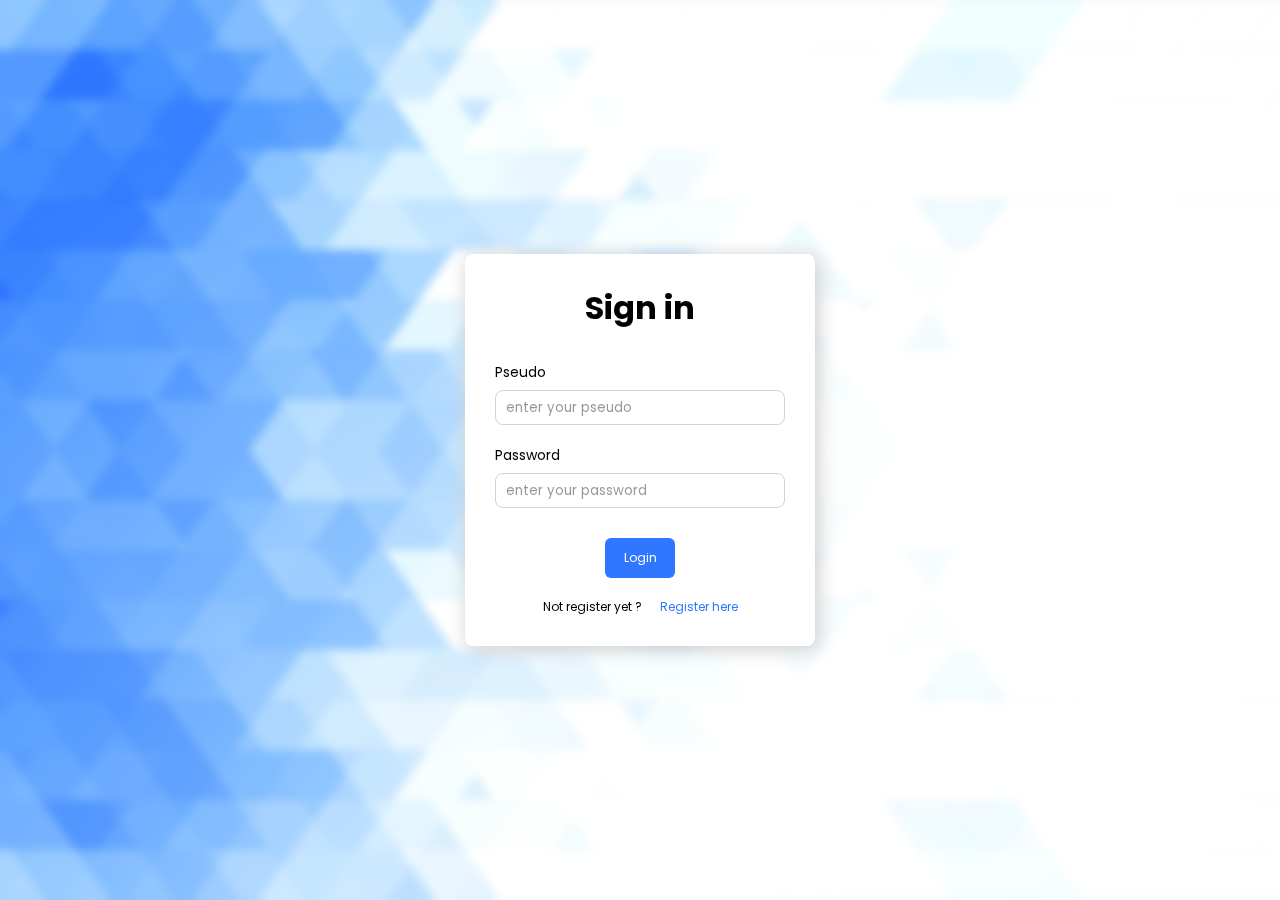
<file: index.html>
<!DOCTYPE html>
<html lang="en">
<head>
    <meta charset="UTF-8">
    <meta http-equiv="X-UA-Compatible" content="IE=edge">
    <meta name="viewport" content="width=device-width, initial-scale=1.0">
    <link rel="preconnect" href="https://fonts.googleapis.com">
    <link rel="preconnect" href="https://fonts.gstatic.com" crossorigin>
    <link href="https://fonts.googleapis.com/css2?family=Poppins:wght@100;200;300;400;500;600;700&display=swap" rel="stylesheet">
    <link rel="stylesheet" href="./css/login.css">
    <title>Login | Todo-App</title>
</head>
<body>
    <div class="container">
        <form class="form-container">
            <h1>Sign in</h1>
            <div class="input-group">
                <div class="input">
                    <label for="pseudo">Pseudo</label>
                    <input type="pseudo" name="pseudo" id="pseudo" placeholder="enter your pseudo">
                </div>
                <div class="input">
                    <label for="pwd">Password</label>
                    <input type="password" name="pwd" id="pwd" placeholder="enter your password">
                </div>
            </div>
            <input type="submit" value="Login">
            <div class="link">
                <p>Not register yet ? <a href="./signup.html">Register here</a></p>
            </div>
        </form>
    </div>
</body>
</html>
</file>
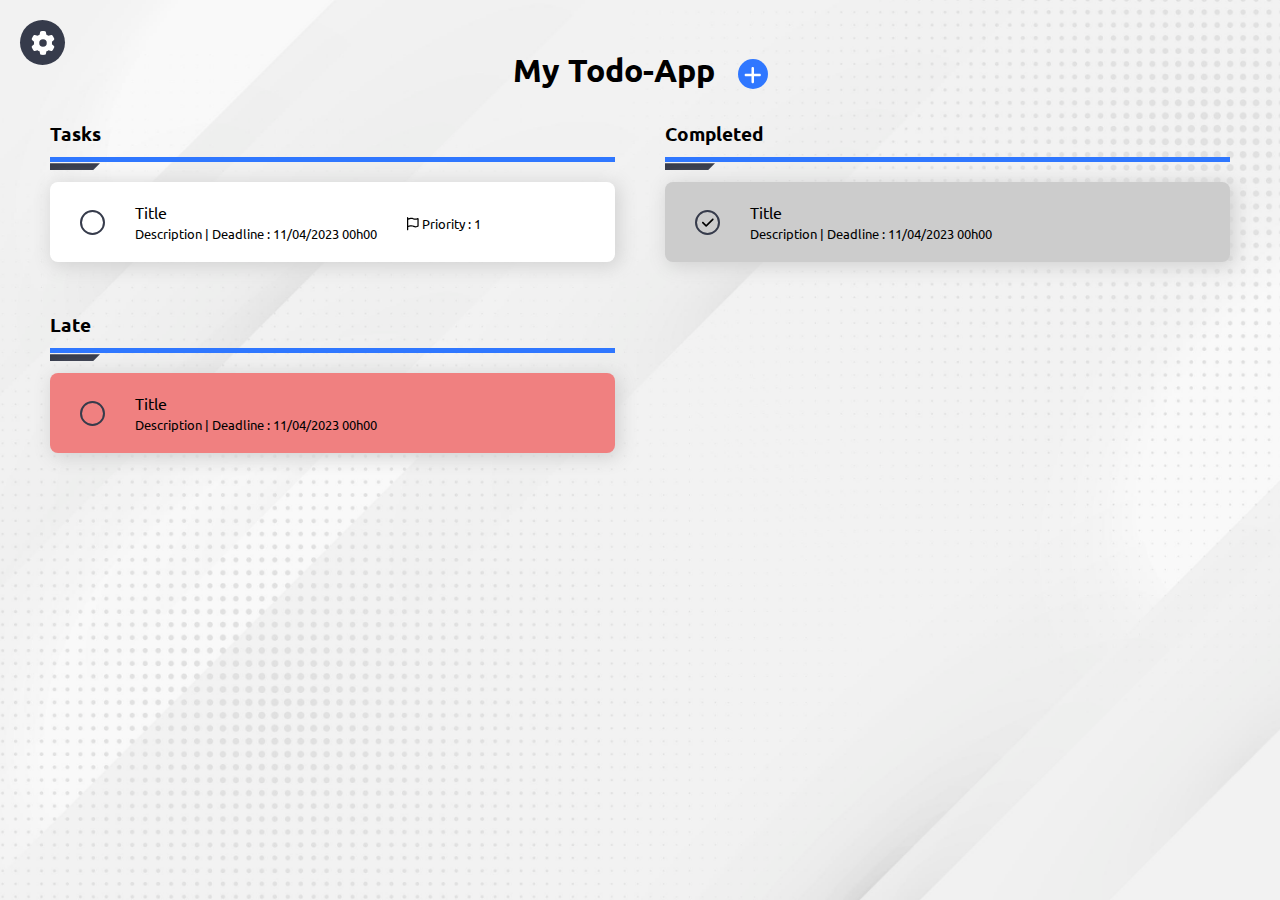
<file: home.html>
<!DOCTYPE html>
<html lang="en">
<head>
    <meta charset="UTF-8">
    <meta http-equiv="X-UA-Compatible" content="IE=edge">
    <meta name="viewport" content="width=device-width, initial-scale=1.0">
    <link rel="preconnect" href="https://fonts.googleapis.com">
    <link rel="preconnect" href="https://fonts.gstatic.com" crossorigin>
    <link href="https://fonts.googleapis.com/css2?family=Ubuntu:wght@300;400;500;700&display=swap" rel="stylesheet">    
    <link rel="stylesheet" href="./css/home.css">
    <title>Home | Todo-App</title>
</head>
<body>
    <div class="container">
        <aside class="sidebar hide">
            <div class="content">
                <button class="close"><i class="fa fa-close"></i></button>
                <h1>Yondalne</h1>
                <section class="custom">
                    <h3>Customize</h3>
                    <form action="">
                        <div class="input-file">
                            <p>Background Image</p>
                            <label for="bg">
                                <div>
                                    <span>
                                        <i class="fa fa-cloud-arrow-up"></i>
                                    </span>
                                    <small>Upload Image</small>
                                </div>
                                <img src="./assets/default-bg-home.jpg" alt="">
                            </label>
                            <input type="file" id="bg">
                        </div>
                        <div class="input-blur">
                            <label for="blur">Background Blur</label>
                            <input type="range" id="blur" value="0" max="5">
                        </div>
                        <div class="actions">
                            <button type="submit"> <i class="fa fa-check"></i> Save </button>
                            <button type="reset"> <i class="fa fa-rotate-left"></i> Reset </button>
                        </div>
                    </form>
                </section>
                
                <button class="logout"><i class="fa fa-power-off" color="red"></i> Log out</button>
                
                <section class="footer">
                    <p>Developped by <a href="#">Yondalne</a></p>
                    <div class="contact">
                        <a href=""> <i class="fa-brands fa-github"></i> </a>
                        <a href=""> <i class="fa-brands fa-linkedin"></i> </a>
                        <a href=""> <i class="fa-brands fa-google"></i> </a>
                        <a href=""> <i class="fa fa-globe"></i></a>
                        <a href=""> <i class="fa-brands fa-instagram"></i></a>
                    </div>
                </section>
            </div>
        </aside>

        <main class="main">
            <button class="toggle-sidebar"> <i class="fa fa-gear"></i></button>
            <h1>My Todo-App <button class="addTask"> <i class="fa fa-plus"></i></button></h1>
            <div class="grid">
                <div class="task-container">
                    <h3>Tasks</h3>
                    <div class="divider"></div>
                    <div class="task">
                        <button class="done"></button>
                        <div class="text">
                            <p>Title</p>
                            <p><small>Description | Deadline : 11/04/2023 00h00</small></p>
                        </div>
                        <p><small> <i class="fa-regular fa-flag"> </i> Priority : 1</small></p>
                        <div class="actions">
                            <button class="edit"> <i class="fa fa-pen"></i> </button>
                            <button class="delete"> <i class="fa fa-trash"></i> </button>
                        </div>
                    </div>
                </div>

                <div class="task-container completed">
                    <h3>Completed</h3>
                    <div class="divider"></div>
                    <div class="task">
                        <button class="done"><i class="fa fa-check"></i> </button>
                        <div class="text">
                            <p>Title</p>
                            <p><small>Description | Deadline : 11/04/2023 00h00</small></p>
                        </div>
                        <div class="actions">
                            <button class="edit"> <i class="fa fa-pen"></i> </button>
                            <button class="delete"> <i class="fa fa-trash"></i> </button>
                        </div>
                    </div>
                </div>
                
                <div class="task-container late">
                    <h3>Late</h3>
                    <div class="divider"></div>
                    <div class="task">
                        <button class="done"></button>
                        <div class="text">
                            <p>Title</p>
                            <p><small>Description | Deadline : 11/04/2023 00h00</small></p>
                        </div>
                        <div class="actions">
                            <button class="edit"> <i class="fa fa-pen"></i> </button>
                            <button class="delete"> <i class="fa fa-trash"></i> </button>
                        </div>
                    </div>
                </div>
            </div>
        </main>
        
        <div class="modal-container">
            <div class="modal">
                <h3>Add a Task</h3>
                <form action="">
                    <div class="input">
                        <label for="title">Title</label>
                        <input type="text" id="title" name="title" placeholder="Enter a title">
                    </div>
                    <div class="input">
                        <label for="desc">Description</label>
                        <textarea id="desc" name="desc" placeholder="Describe the task"></textarea>
                    </div>
                    <div class="input">
                        <label for="deadline">Deadline</label>
                        <input type="date" id="deadline" name="deadline">
                    </div>
                    <div class="input">
                        <label for="priority">Priority</label>
                        <select name="priority" id="priority" class="selectpicker">
                            <option value="1"> Level 1 - Most Important </option>
                            <option value="2"> Level 2 - Important </option>
                            <option value="3"> Level 3 - Less Important </option>
                        </select>
                    </div>

                    <div class="actions">
                        <button type="submit"><i class="fa fa-check"></i> Save</button>
                        <button type="reset"><i class="fa fa-rotate-left"></i> Cancel</button>
                    </div>
                </form>
            </div>
        </div>
    </div>
    
    <script src="./js/fontawesome-all.min.js"></script>
    <script src="./js/home.js"></script>
</body>
</html>
</file>
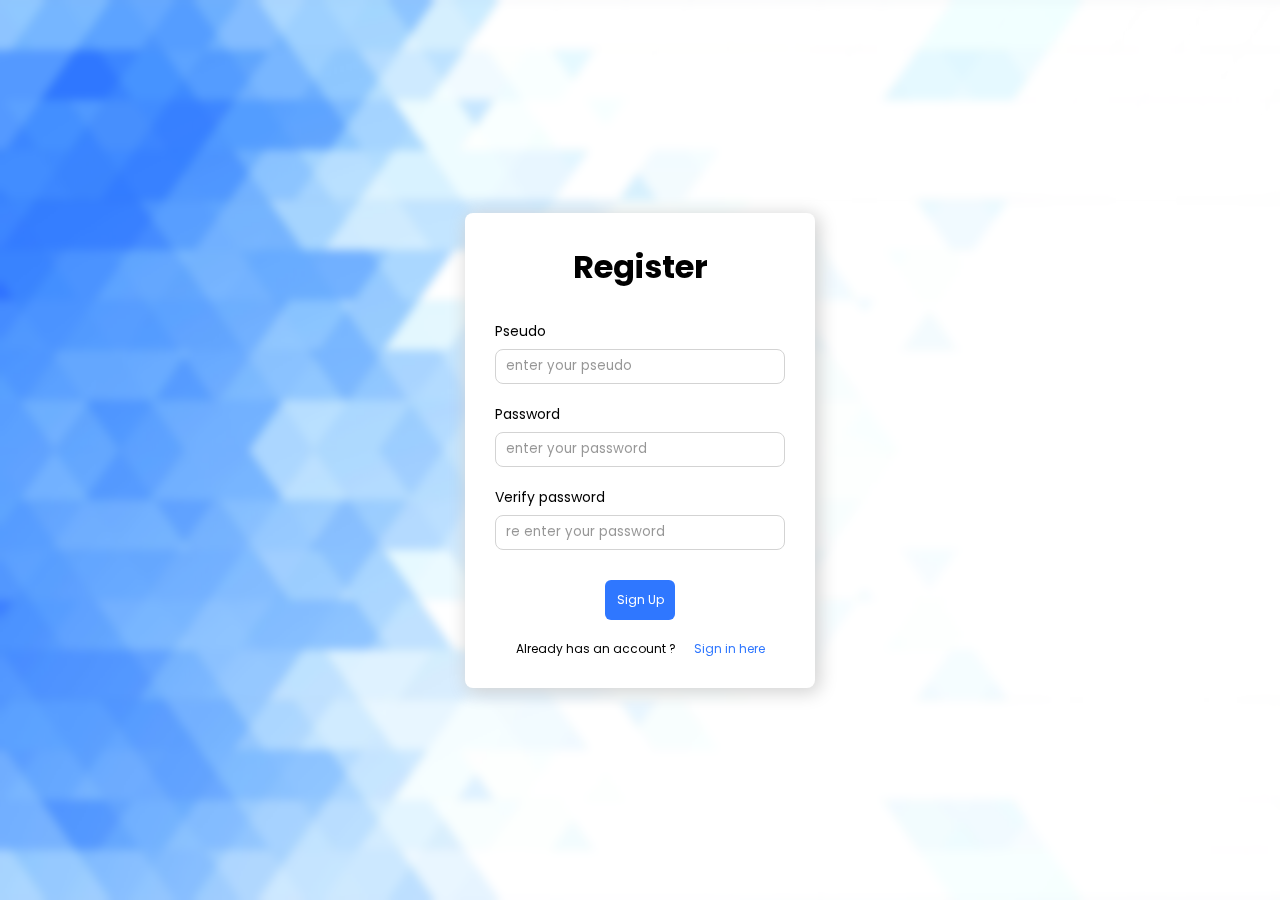
<file: signup.html>
<!DOCTYPE html>
<html lang="en">
<head>
    <meta charset="UTF-8">
    <meta http-equiv="X-UA-Compatible" content="IE=edge">
    <meta name="viewport" content="width=device-width, initial-scale=1.0">
    <link rel="preconnect" href="https://fonts.googleapis.com">
    <link rel="preconnect" href="https://fonts.gstatic.com" crossorigin>
    <link href="https://fonts.googleapis.com/css2?family=Poppins:wght@100;200;300;400;500;600;700&display=swap" rel="stylesheet">
    <link rel="stylesheet" href="./css/login.css">
    <title>Signup | Todo-App</title>
</head>
<body>
    <div class="container">
        <form class="form-container">
            <h1>Register</h1>
            <div class="input-group">
                <div class="input">
                    <label for="pseudo">Pseudo</label>
                    <input type="pseudo" name="pseudo" id="pseudo" placeholder="enter your pseudo">
                </div>
                <div class="input">
                    <label for="pwd">Password</label>
                    <input type="password" name="password" id="pwd" placeholder="enter your password">
                </div>
                <div class="input">
                    <label for="pwd-v">Verify password</label>
                    <input type="password" name="password-verify" id="pwd-v" placeholder="re enter your password">
                </div>
            </div>
            <input type="submit" value="Sign Up">
            <div class="link">
                <p>Already has an account ? <a href="./index.html">Sign in here</a></p>
            </div>
        </form>
    </div>
</body>
</html>
</file>
<file: css/login.css>
* {
    box-sizing: border-box;
    padding: 0;
    margin: 0;
    font-family: "Poppins";
}

a {
    text-decoration: none;
    color : #2F77FF;
}

body {
    background-image: url("../assets/bg-login.jpg");
    background-size: cover;
    background-position: center;
}
.container {
    display: flex;
    width: 100vw;
    height: 100vh;
    align-items: center;
    justify-content: center;
    backdrop-filter: blur(5px);
}

.container .form-container {
    width: 350px;
    height: fit-content;
    padding: 30px;
    border-radius: 8px;
    background-color: #fff;
    box-shadow: 3px 3px 18px 2px lightgray;
}

.container .form-container h1 { 
    text-align: center;
    margin-bottom: 30px;
}

.container .form-container .input-group {
    display: flex;
    flex-direction: column;
    margin-bottom: 10px;
}

.container .form-container .input-group .input {
    margin-bottom: 20px;
}

.container .form-container .input-group .input label, .container .form-container .input-group .input input { 
    display: block;
}

.container .form-container .input-group label {
    font-size: 14px;
    margin-bottom: 7px;
}

.container .form-container .input-group .input input {
    height: 35px;
    padding-left: 10px;
    border: none;
    border: solid 1.5px lightgray;
    border-radius: 8px;
    width: 100%;
    outline: none;
}

.container .form-container .input-group .input input:focus {
    border-color: #8DC5FF;
    border-width: 2px;
    outline: #8DC5FF;
}

.container .form-container .input-group .input input::placeholder {
    color: #0f0f0f70;
}

.container .form-container input[type="submit"] { 
    display: block;
    width: 70px;
    height: 40px;
    margin: auto;
    margin-bottom: 20px;
    outline: none;
    background: none;
    background-color: #2F77FF;
    color: white;
    transition: all .2s;
    text-align: center;
    cursor: pointer;
    border: none;
    border-radius: 6px;
    font-size: 12px;
}

.container .form-container input[type="submit"]:hover {
    background-color: #8DC5FF;
}

.container .form-container .link {
    text-align: center;
    font-size: 12px;
}

.container .form-container .link a {
    margin-left: 15px;
}

.container .form-container .link a:hover {
    cursor: pointer;
    text-decoration: underline;
}
</file>
<file: css/home.css>
* {
    box-sizing: border-box;
    margin: 0;
    padding: 0;
    font-family: "Ubuntu";
}

a {
    text-decoration: none;
    color : white;
    cursor: pointer;
}

body {
    background-image: url("../assets/default-bg-home.jpg");
    background-size: cover;
    background-position: center;
    background-attachment: fixed;
}

.container {
    display: flex;
    width: 100vw;
    height: 100vh;
    align-items: center;
}


/* Sidebar */
.container .sidebar {
    display: none;
    float: left;
    height: 100%;
    width: 250px;
    color: white;
    backdrop-filter: blur(2px);
    background-color: rgba(46, 48, 52, 0.9);
    transition: all .3s;
    overflow: hidden;
    padding: 30px;
    opacity: 0;
    visibility: hidden;
}

.container .sidebar .content {
    position: relative;
    width: 100%;
    height: 100%;
    padding-top: 40px;
    font-size: 14px;
}

.container .sidebar .content .close {
    position: absolute;
    top: -10px;
    right: -10px;
    background: none;
    border: none;
    height: 25px;
    width: 25px;
    font-size: 1rem;
    color: #363b4b;
    background-color: #fff;
    border-radius: 50%;
    transition: all 0.2s;
    cursor: pointer;
}

.container .sidebar .content h1 {
    text-align: center;
    font-size: 20px;
    margin-bottom: 30px;
}

.container .sidebar .content .custom {
    width: fit-content;
    margin: auto;
}

.container .sidebar .content .custom .input-file {
    margin: 15px 0;
    display: flex;
    flex-direction: column;
    gap: 10px;
}

.container .sidebar .content .custom .input-file label {
    width: 100%;
    max-width: 250px;
    min-height: 180px;
    height: auto;
    cursor: pointer;
    background-image: url("data:image/svg+xml,%3csvg width='100%25' height='100%25' xmlns='http://www.w3.org/2000/svg'%3e%3crect width='100%25' height='100%25' fill='none' rx='15' ry='15' stroke='white' stroke-width='4' stroke-dasharray='6%2c 14' stroke-dashoffset='0' stroke-linecap='square'/%3e%3c/svg%3e");
    border-radius: 15px;
    position: relative;
    overflow: hidden;
    display: flex;
    align-items: center;
    padding: 10px;
}

.container .sidebar .content .custom .input-file label div {
    position: absolute;
    top: 50%;
    left: 50%;
    z-index: 5;
    transform: translate(-50%, -50%);
    text-align: center;
    width: 97%;
    height: 97%;
    display: flex;
    flex-direction: column;
    justify-content: center;
    align-items: center;
    border-radius: 15px;
    background: none;
    outline: none;
    background-color: #363b4b57;
    visibility: hidden;
    opacity: 0;
    transition: all 0.2s;
}

.container .sidebar .content .custom .input-file label img {
    height: 100%;
    width: 100%;
    margin: auto;
}

.container .sidebar .content .custom .input-file label:hover div {
    visibility: visible;
    opacity: 1;
}

.container .sidebar .content .custom .input-file label span:nth-child(1) {
    font-size: 25px;
    text-align: center;
}

.container .sidebar .content .custom .input-file input {
    display: none;
}

.container .sidebar .content .custom .input-blur {
    display: flex;
    flex-direction: column;
    gap: 10px;
    margin: 40px auto;
}

.container .sidebar .content .custom .actions {
    display: flex;
    justify-content: center;
    gap: 10px;
    margin: 40px auto;
}

.container .sidebar .content .custom .actions button {
    background: none;
    border: none;
    padding: 8px 10px;
    font-size: 16px;
    color: white;
    border-radius: 8px;
    cursor: pointer;
    transition: all .2s;
}

.container .sidebar .content .custom .actions button[type="submit"] {
    background-color: rgb(95, 223, 95);
}

.container .sidebar .content .custom .actions button[type="submit"]:hover {
    background-color: green;
}

.container .sidebar .content .custom .actions button[type="reset"] {
    background-color: #2F77FF;
}

.container .sidebar .content .custom .actions button[type="reset"]:hover {
    background-color: #2359be;
}

.container .sidebar .content .logout {
    display: block;
    background: none;
    border: none;
    font-size: 1rem;
    color: #363b4b;
    background-color: #fff;
    border-radius: 50px;
    transition: all 0.2s;
    padding: 10px 20px;
    cursor: pointer;
    margin: auto;
    margin-top: 70px;
}

.container .sidebar .content .logout:hover {
    background-color: #cccccc;
}

.container .sidebar .footer {
    position: absolute;
    left: 0;
    bottom: 0;
    width: 100%;
    font-size: 12px;
    text-align: center;
}

.container .sidebar .footer .contact {
    display: flex;
    width: fit-content;
    gap: 15px;
    margin: auto;
    font-size: 20px;
    margin-top: 15px;
}
/* End sidebar */


/* Main content */
.container .main {
    position: relative;
    flex-grow: 1;
    height: 100%;
    padding: 20px 50px;
}

.container .main .toggle-sidebar {
    background: none;
    border: none;
    height: 45px;
    width: 45px;
    font-size: 1.5rem;
    color: #fff;
    background-color: #363b4b;
    border-radius: 50%;
    position: absolute;
    top: 20px;
    left: 20px;
    transition: all 0.2s;
    cursor: pointer;
}

.container .main .toggle-sidebar:hover {
    background-color: #2F77FF;
    transform: rotate(90deg);
}

.container .main h1 {
    text-align: center;
    margin: 30px auto;
    /* display: flex;
    align-items: center;
    justify-content: center; */
}

.container .main h1 button {
    background: none;
    height: 30px;
    width: 30px;
    font-size: 20px;
    border: none;
    color: #fff;
    background-color: #2F77FF;
    border-radius: 50%;
    margin-left: 15px;
    cursor: pointer;
}

.container .main .grid {
    margin: auto;
    display: grid;
    grid-template-columns: 1fr 1fr;
    gap: 50px;
}

.container .main .grid .task-container {
    flex-grow: 1;
}

.container .main .grid .task-container .divider {
    height: 5px;
    background-color: #2F77FF;
    margin-top: 10px;
    position: relative
}

.container .main .grid .task-container .divider::after { 
    content: "";
    position: absolute;
    left: 0;
    bottom: -8.2px;
    clip-path: polygon(0 50px, 0 0, 50px 0);
    background-color: #363b4b;
    width: 100%;
    height: 140%;
}

.container .main .grid .task-container .task {
    display: flex;
    background-color: white;
    padding: 20px 30px;
    margin-top: 20px;
    border-radius: 8px;
    box-shadow: 3px 3px 18px 2px lightgray;
    gap: 30px;
    align-items: center;
    position: relative;
}

.container .main .grid .task-container .task .actions {
    position: absolute;
    top: 50%;
    transform: translateY(-50%);
    right: 20px;
    display: flex;
    gap: 10px;
    opacity: 0;
    transition: all 0.2s;
}

.container .main .grid .task-container .task .actions button {
    background: none;
    font-size: 12px;
    border: none;
    color: white;
    height: 30px;
    width: 30px;
    border-radius: 50%;
    cursor: pointer;
}

.container .main .grid .task-container .task .actions button.edit {
    background-color: #2F77FF;
}

.container .main .grid .task-container .task .actions button.delete {
    background-color: red;
}

.container .main .grid .task-container .task:hover .actions {
    opacity: 1;
}

.container .main .grid .task-container .task .done{
    height: 25px;
    width: 25px;
    border: solid 2px #363b4b;
    background: none;
    border-radius: 50%;
}

.container .main .grid .task-container.completed .task {
    background-color: #cccccc;
} 

.container .main .grid .task-container.late .task {
    background-color: lightcoral;
}

.container .modal-container {
    position: fixed;
    right: 0;
    top: 0;
    z-index: 3;
    width: 100%;
    height: 100%;
    background-color: #00000040;
    transition: all .2s;
    display: flex;
    justify-content: end;
    opacity: 0;
    visibility: hidden;
}

.container .modal-container .modal {
    width: 300px;
    height: 100%;
    background-color: #fff;
    box-shadow: -1px 10px 15px 5px gray;
    padding: 15px 30px;
    transform: translateX(100%);
    transition: all .3s;
}

.container .modal-container .modal form .input {
    display: flex;
    flex-direction: column;
    margin: 25px 0;
    gap: 10px;
}

.container .modal-container .modal form .input label {
    font-size: 14px;
}

.container .modal-container .modal form .input input, .container .modal-container .modal form .input textarea, .container .modal-container .modal form .input select {
    height: 35px;
    padding: 3px 10px;
    border: none;
    border: solid 1.5px lightgray;
    border-radius: 8px;
    width: 100%;
    outline: none;
    font-size: 12px;
}

.container .modal-container .modal form .input textarea {
    resize: vertical;
    height: 150px;
}

.container .modal-container .modal form .input input:focus, .container .modal-container .modal form .input textarea:focus, .container .modal-container .modal form .input select:focus {
    border-color: #8DC5FF;
    border-width: 2px;
    outline: #8DC5FF;
}

.container .modal-container .modal form .input input::placeholder, .container .modal-container .modal form .input textarea::placeholder, .container .modal-container .modal form .input select::placeholder {
    color: #0f0f0f70;
    font-size: 12px;
}

.container .modal-container .modal form .actions {
    margin: 40px auto;
    display: flex;
    width: fit-content;
    gap: 30px;
}

.container .modal-container .modal form .actions button {
    background: none;
    border: none;
    padding: 10px 15px; 
    color: white;
    cursor: pointer;
    border-radius: 8px;
}

.container .modal-container .modal form .actions button[type = "submit"] {
    background-color: #2F77FF;
}
.container .modal-container .modal form .actions button[type = "reset"] {
    background-color: #363b4b;
}

/* End main content */


/* Responsive */
@media (max-width: 980px) {
    .container .main .grid {
        grid-template-columns: 1fr;
    }
}
@media (max-width: 780px) {
    .container .sidebar {
        position: fixed;
        top: 0;
        left: 0;
        z-index: 3;
        backdrop-filter: blur(1px);
        width: 320px;   
    }
}
@media (max-width: 500px) {
    .container .main {
        padding: 20px;
    }

    .container .main .grid .task-container .task {
        padding: 20px;
        gap: 15px;
    }

    .container .main .grid .task-container .task .done{
        height: 20px;
        width: 20px;
    }

    .container .main .grid .task-container .task .text {
        font-size: 14px;
    }

    .container .main .grid .task-container .task .text small {
        font-size: 11px;
    }
    
    .container .main h1 {
        margin-top: 70px;
        font-size: 30px;
    }
    
    .container .sidebar {
        width: 100%;   
    }
}
</file>
